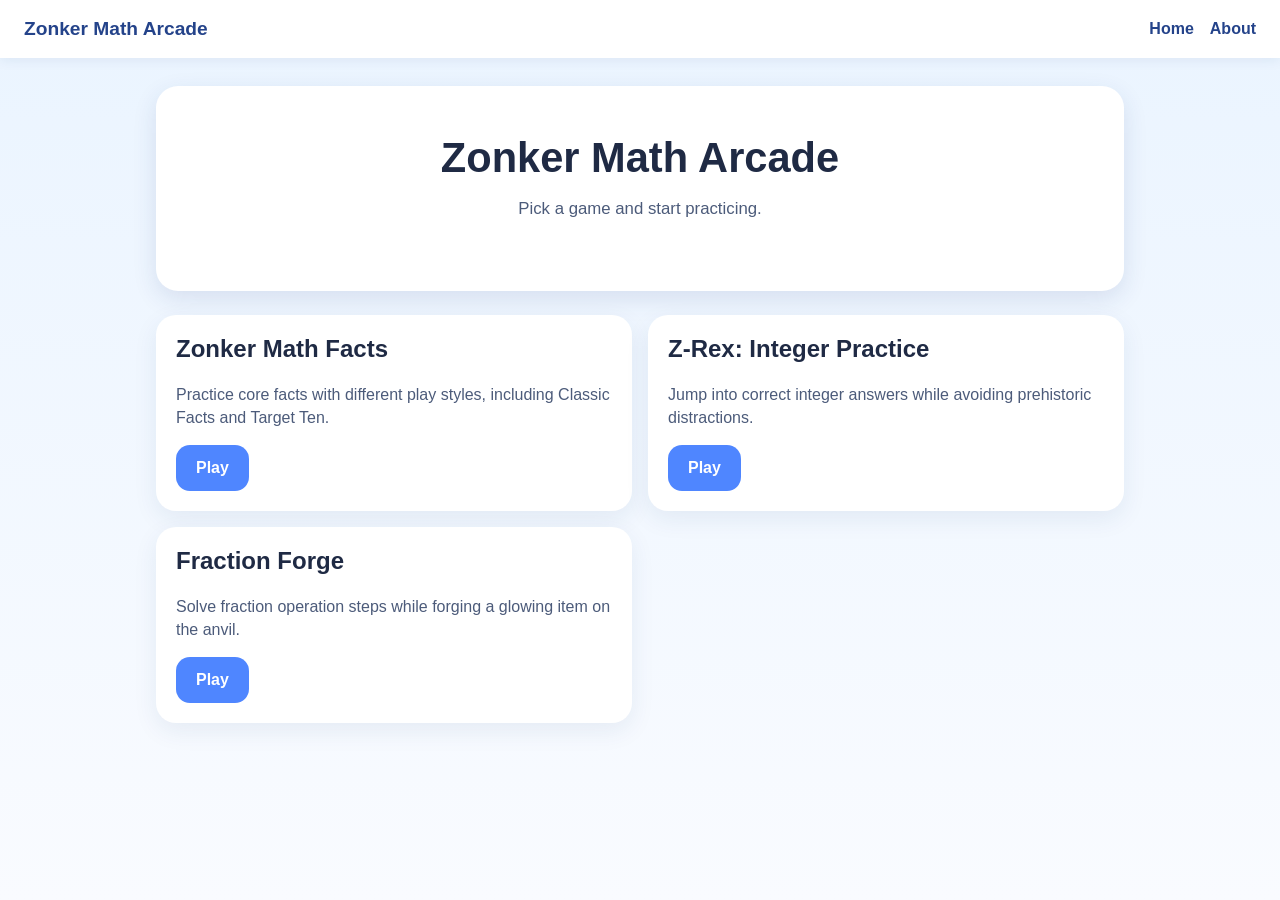
<file: index.html>
<!DOCTYPE html>
<html lang="en">
<head>
  <meta charset="UTF-8" />
  <meta name="viewport" content="width=device-width, initial-scale=1.0" />
  <title>Zonker Math Arcade</title>
  <link rel="stylesheet" href="style.css" />
</head>
<body>
  <header class="site-header">
    <div class="brand">Zonker Math Arcade</div>
    <nav class="nav">
      <a href="index.html">Home</a>
      <a href="about.html">About</a>
    </nav>
  </header>

  <main class="page-wrap">
    <section class="hero-card">
      <h1>Zonker Math Arcade</h1>
      <p class="hero-text">
        Pick a game and start practicing.
      </p>
    </section>

    <section class="arcade-grid">
      <article class="game-hub-card">
        <h2>Zonker Math Facts</h2>
        <p>
          Practice core facts with different play styles, including Classic Facts and Target Ten.
        </p>
        <a class="primary-link-button" href="games/math-facts.html">Play</a>
      </article>

      <article class="game-hub-card">
        <h2>Z-Rex: Integer Practice</h2>
        <p>
          Jump into correct integer answers while avoiding prehistoric distractions.
        </p>
        <a class="primary-link-button" href="games/z-rex.html">Play</a>
      </article>

      <article class="game-hub-card">
        <h2>Fraction Forge</h2>
        <p>
          Solve fraction operation steps while forging a glowing item on the anvil.
        </p>
        <a class="primary-link-button" href="games/fraction-forge.html">Play</a>
      </article>
    </section>
  </main>
</body>
</html>
</file>
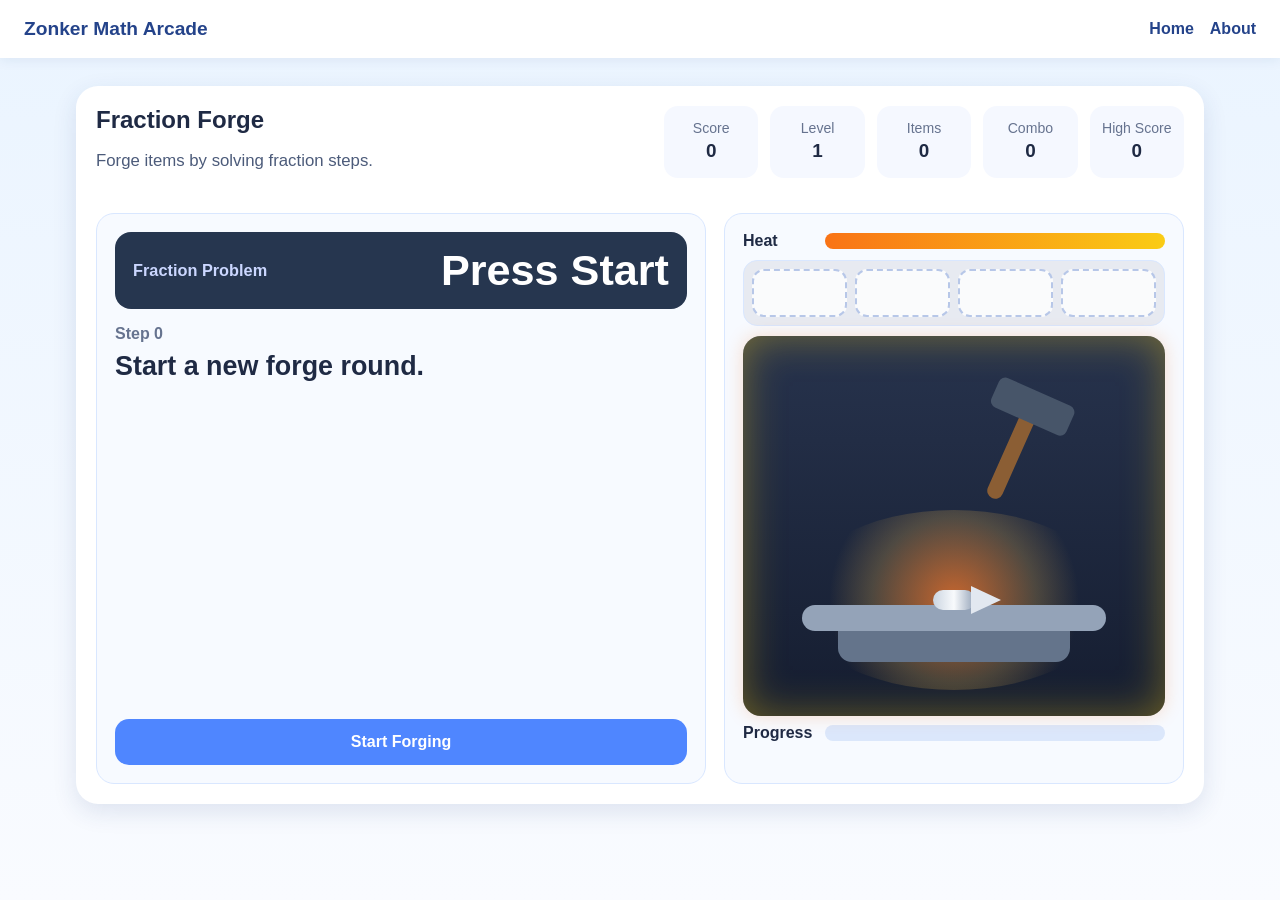
<file: games/fraction-forge.html>
<!DOCTYPE html>
<html lang="en">
<head>
  <meta charset="UTF-8" />
  <meta name="viewport" content="width=device-width, initial-scale=1.0" />
  <title>Fraction Forge</title>
  <link rel="stylesheet" href="../style.css" />
</head>
<body>
  <header class="site-header">
    <div class="brand">Zonker Math Arcade</div>
    <nav class="nav">
      <a href="../index.html">Home</a>
      <a href="../about.html">About</a>
    </nav>
  </header>

  <main class="page-wrap forge-page">
    <section class="forge-shell">
      <div class="forge-topbar">
        <div>
          <h1>Fraction Forge</h1>
          <p id="forgeStatus" class="page-subtext">Forge items by solving fraction steps.</p>
        </div>

        <div class="forge-hud">
          <div class="pill"><span>Score</span><strong id="forgeScore">0</strong></div>
          <div class="pill"><span>Level</span><strong id="forgeLevel">1</strong></div>
          <div class="pill"><span>Items</span><strong id="forgeItems">0</strong></div>
          <div class="pill"><span>Combo</span><strong id="forgeCombo">0</strong></div>
          <div class="pill"><span>High Score</span><strong id="forgeHighScore">0</strong></div>
        </div>
      </div>

      <div class="forge-layout">
        <section class="forge-work-panel">
          <div id="forgePauseOverlay" class="forge-pause-overlay" aria-hidden="true">PAUSED</div>
          <div class="forge-expression-card">
            <span>Fraction Problem</span>
            <strong id="forgeExpression">Press Start</strong>
          </div>

          <p id="forgeStepLabel" class="forge-step-label">Step 0</p>
          <h2 id="forgePrompt" class="forge-prompt">Start a new forge round.</h2>
          <div id="forgeChoices" class="forge-choice-grid"></div>
          <p id="forgeFeedback" class="feedback"></p>

          <div class="forge-actions">
            <button id="forgeStartButton" class="primary-button" type="button">Start Forging</button>
          </div>
        </section>

        <section class="forge-visual-panel" aria-label="Forge visual progress">
          <div class="forge-meter-row">
            <span>Heat</span>
            <div class="forge-meter">
              <div id="forgeHeatFill" class="forge-heat-fill"></div>
            </div>
          </div>

          <div class="forged-slots forge-scene-slots" aria-label="Forged items this level">
            <div class="forged-slot"></div>
            <div class="forged-slot"></div>
            <div class="forged-slot"></div>
            <div class="forged-slot"></div>
          </div>

          <div class="forge-stage" id="forgeStage">
            <div id="forgeLevelOverlay" class="forge-level-overlay" aria-hidden="true">LEVEL UP</div>
            <div class="forge-glow"></div>
            <div class="forge-sparks" aria-hidden="true">
              <span></span><span></span><span></span><span></span>
            </div>
            <div id="forgeHammer" class="forge-hammer"></div>
            <div class="forge-anvil"></div>
            <div id="forgeItem" class="forge-item"></div>
          </div>

          <div class="forge-meter-row">
            <span>Progress</span>
            <div class="forge-meter">
              <div id="forgeProgressFill" class="forge-progress-fill"></div>
            </div>
          </div>

        </section>
      </div>
    </section>
  </main>

  <script src="../scripts/fraction-forge.js"></script>
</body>
</html>
</file>
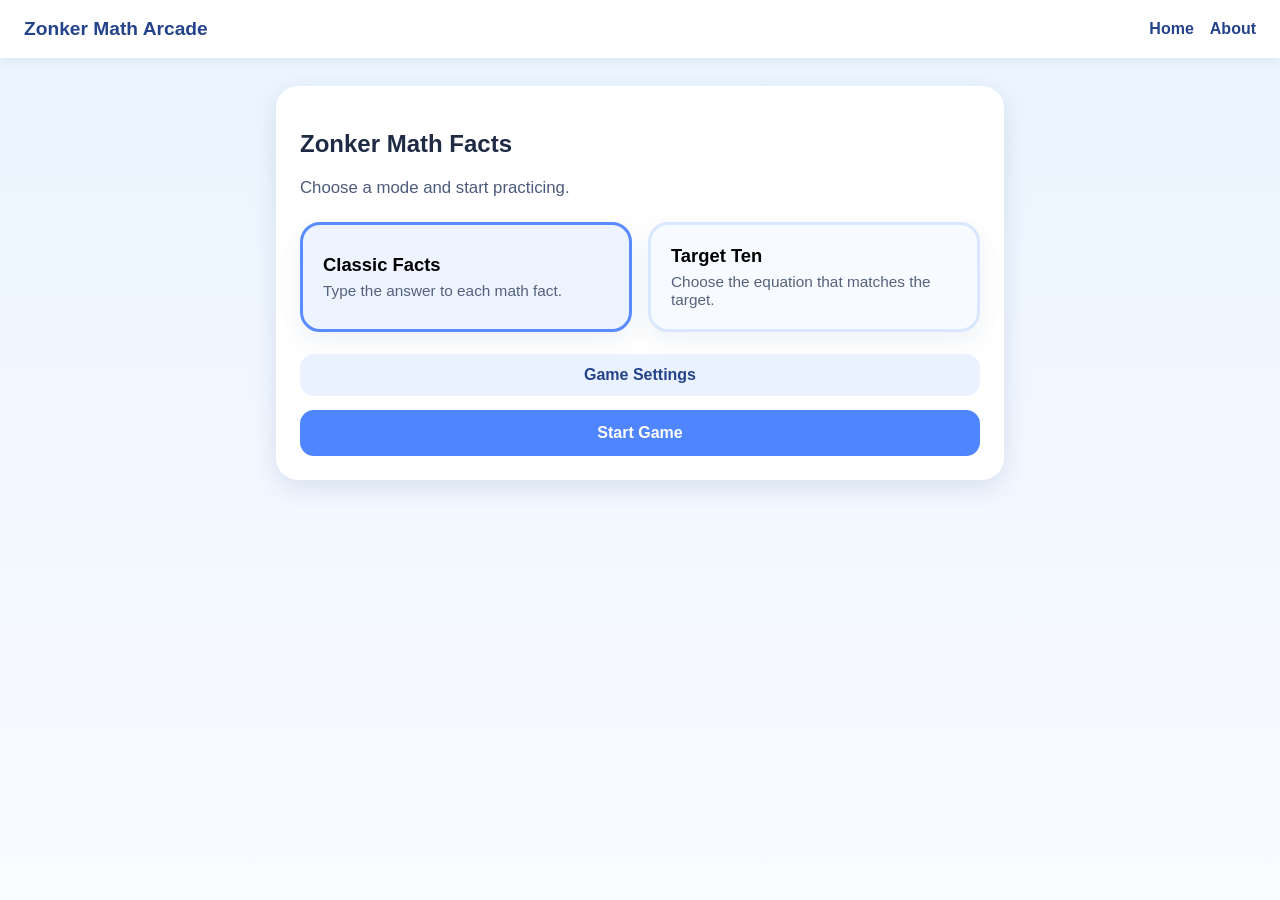
<file: games/math-facts.html>
<!DOCTYPE html>
<html lang="en">
<head>
  <meta charset="UTF-8" />
  <meta name="viewport" content="width=device-width, initial-scale=1.0" />
  <title>Zonker Math Facts</title>
  <link rel="stylesheet" href="../style.css" />
</head>
<body>
  <header class="site-header">
    <div class="brand">Zonker Math Arcade</div>
    <nav class="nav">
      <a href="../index.html">Home</a>
      <a href="../about.html">About</a>
    </nav>
  </header>

  <main class="page-wrap narrow-page">

    <!-- MENU SCREEN -->
    <section id="menuScreen" class="card">
      <h1>Zonker Math Facts</h1>
      <p class="page-subtext">Choose a mode and start practicing.</p>

      <div class="mode-grid">
        <button class="mode-card selected" data-mode="classic" type="button">
          <span class="game-title">Classic Facts</span>
          <span class="game-desc">Type the answer to each math fact.</span>
        </button>

        <button class="mode-card" data-mode="target-ten" type="button">
          <span class="game-title">Target Ten</span>
          <span class="game-desc">Choose the equation that matches the target.</span>
        </button>
      </div>

      <div class="menu-actions">
        <button id="toggleSettings" class="secondary-button" type="button">
          Game Settings
        </button>

        <div id="settingsPanel" class="settings-grid hidden">
          <div>
            <label for="operationSelect">Operation</label>
            <select id="operationSelect">
              <option value="addition">Addition</option>
              <option value="subtraction">Subtraction</option>
              <option value="multiplication">Multiplication</option>
              <option value="division">Division</option>
            </select>
          </div>

          <div>
            <label for="maxNumberSelect">Max Number</label>
            <select id="maxNumberSelect"></select>
          </div>

          <div>
            <label for="timerSelect">Timer</label>
            <select id="timerSelect">
              <option value="0">No Timer</option>
              <option value="30">30 Seconds</option>
              <option value="60" selected>60 Seconds</option>
              <option value="90">90 Seconds</option>
            </select>
          </div>

          <fieldset class="focus-facts-field">
            <legend>Focus Facts</legend>
            <div id="focusFactsGrid" class="focus-facts-grid" aria-label="Choose focus facts"></div>
          </fieldset>
        </div>

        <button id="startButton" class="primary-button" type="button">
          Start Game
        </button>
      </div>
    </section>

    <!-- GAME SCREEN -->
    <section id="gameScreen" class="card hidden">
      <div class="game-topbar">
        <div class="pill"><span>Mode</span><strong id="modeLabel">Classic Facts</strong></div>
        <div class="pill"><span>Score</span><strong id="scoreLabel">0</strong></div>
        <div class="pill"><span>Streak</span><strong id="streakLabel">0</strong></div>
        <div class="pill"><span>Time</span><strong id="timeLabel">60</strong></div>
      </div>

      <!-- CLASSIC MODE -->
      <div id="classicArea">
        <div id="question" class="question">4 + 5 = ?</div>
        <input type="number" id="answerInput" placeholder="Type your answer" autocomplete="off" />
        <button id="submitButton" class="primary-button">Submit</button>
        <p id="feedback" class="feedback"></p>
      </div>

      <!-- TARGET TEN MODE -->
      <div id="targetArea" class="hidden">
        <p class="target-text">Pick the equation that matches the target.</p>
        <div id="targetNumber" class="target-number">10</div>

        <div class="choice-grid">
          <button class="choice-button" id="choice0"></button>
          <button class="choice-button" id="choice1"></button>
          <button class="choice-button" id="choice2"></button>
          <button class="choice-button" id="choice3"></button>
        </div>

        <p id="targetFeedback" class="feedback"></p>
      </div>

      <div class="bottom-actions">
        <button id="backButton" class="secondary-button" type="button">
          Back to Menu
        </button>
      </div>
    </section>

    <!-- GAME OVER -->
    <section id="gameOverScreen" class="card hidden">
      <h2>Nice Work!</h2>
      <p id="gameOverMessage">You finished with a score of 0.</p>

      <div class="bottom-actions">
        <button id="playAgainButton" class="primary-button" type="button">
          Play Again
        </button>
        <button id="gameOverMenuButton" class="secondary-button" type="button">
          Back to Menu
        </button>
      </div>
    </section>

  </main>

  <script src="../scripts/math-facts.js"></script>
</body>
</html>
</file>
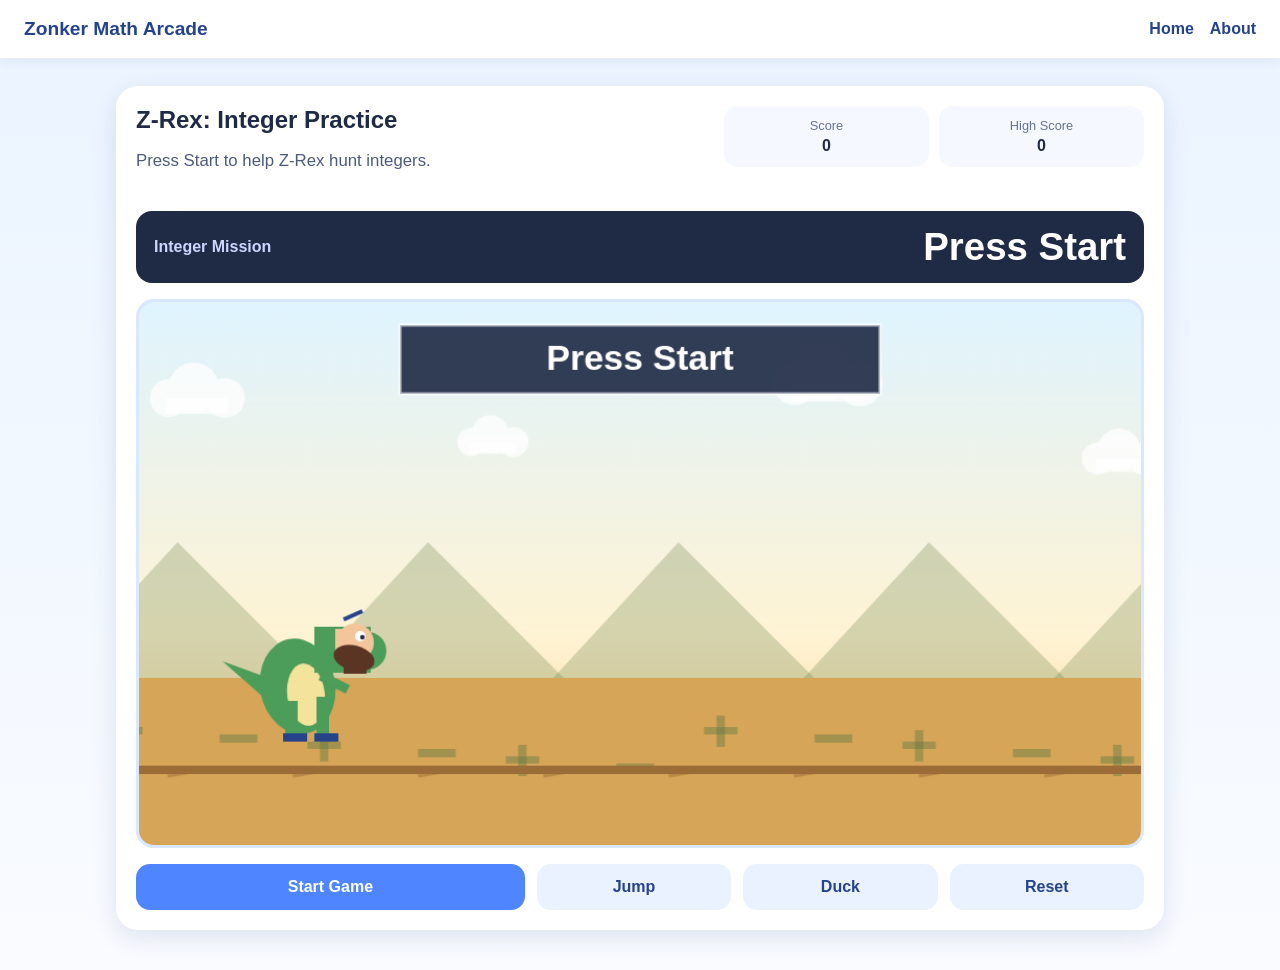
<file: games/z-rex.html>
<!DOCTYPE html>
<html lang="en">
<head>
  <meta charset="UTF-8" />
  <meta name="viewport" content="width=device-width, initial-scale=1.0" />
  <title>Z-Rex: Integer Practice</title>
  <link rel="stylesheet" href="../style.css" />
</head>
<body>
  <header class="site-header">
    <div class="brand">Zonker Math Arcade</div>
    <nav class="nav">
      <a href="../index.html">Home</a>
      <a href="../about.html">About</a>
    </nav>
  </header>

  <main class="page-wrap zrex-page">
    <section class="zrex-shell">
      <div class="zrex-topbar">
        <div>
          <h1>Z-Rex: Integer Practice</h1>
          <p id="zrexStatus" class="page-subtext">Jump into the correct integer answer.</p>
        </div>

        <div class="zrex-hud">
          <div class="pill"><span>Score</span><strong id="zrexScore">0</strong></div>
          <div class="pill"><span>High Score</span><strong id="zrexHighScore">0</strong></div>
        </div>
      </div>

      <div class="zrex-problem-card">
        <span>Integer Mission</span>
        <strong id="zrexProblem">Press Start</strong>
      </div>

      <div class="zrex-stage-wrap">
        <canvas id="zrexCanvas" width="960" height="520" aria-label="Z-Rex integer runner game"></canvas>
      </div>

      <div class="zrex-controls">
        <button id="zrexStartButton" class="primary-button" type="button">Start Game</button>
        <button id="zrexJumpButton" class="secondary-button" type="button">Jump</button>
        <button id="zrexDuckButton" class="secondary-button" type="button">Duck</button>
        <button id="zrexResetButton" class="secondary-button" type="button">Reset</button>
      </div>
    </section>
  </main>

  <script src="../scripts/z-rex.js?v=21"></script>
</body>
</html>
</file>
<file: style.css>
* {
  box-sizing: border-box;
}

body {
  margin: 0;
  font-family: Arial, sans-serif;
  background: linear-gradient(180deg, #eaf4ff 0%, #f9fbff 100%);
  color: #1f2a44;
  min-height: 100vh;
}

.site-header {
  display: flex;
  justify-content: space-between;
  align-items: center;
  gap: 16px;
  padding: 18px 24px;
  background: white;
  box-shadow: 0 2px 12px rgba(30, 60, 120, 0.08);
  position: sticky;
  top: 0;
  z-index: 10;
}

.brand {
  font-size: 1.2rem;
  font-weight: bold;
  color: #24438a;
}

.nav {
  display: flex;
  gap: 16px;
  flex-wrap: wrap;
}

.nav a {
  text-decoration: none;
  color: #24438a;
  font-weight: bold;
}

.page-wrap {
  width: 100%;
  max-width: 1000px;
  margin: 0 auto;
  padding: 28px 16px 40px;
}

.narrow-page {
  max-width: 760px;
}

.zrex-page {
  max-width: 1080px;
}

.hero-card,
.card {
  background: white;
  border-radius: 22px;
  padding: 24px;
  box-shadow: 0 8px 24px rgba(30, 60, 120, 0.12);
}

.hero-card {
  text-align: center;
  margin-bottom: 24px;
  padding: 48px 24px;
}

.hero-card h1 {
  margin-top: 0;
  font-size: 2.6rem;
  margin-bottom: 12px;
}

.hero-text,
.page-subtext {
  font-size: 1.05rem;
  color: #4c5b7a;
  margin-bottom: 24px;
}

.arcade-grid {
  display: grid;
  grid-template-columns: repeat(2, 1fr);
  gap: 16px;
}

.game-hub-card {
  background: white;
  border-radius: 20px;
  padding: 20px;
  box-shadow: 0 8px 24px rgba(30, 60, 120, 0.08);
}

.game-hub-card h2 {
  margin-top: 0;
}

.game-hub-card p {
  color: #4c5b7a;
  line-height: 1.45;
}

.coming-soon {
  opacity: 0.8;
}

.coming-soon-badge {
  display: inline-block;
  margin-top: 10px;
  background: #eaf1ff;
  color: #24438a;
  padding: 8px 12px;
  border-radius: 999px;
  font-weight: bold;
}

.hidden {
  display: none !important;
}

.mode-grid {
  display: grid;
  grid-template-columns: 1fr 1fr;
  gap: 16px;
  margin-bottom: 22px;
}

.mode-card {
  text-align: left;
  border: 3px solid #d9e7ff;
  background: #f7faff;
  border-radius: 20px;
  padding: 20px;
  box-shadow: 0 8px 24px rgba(30, 60, 120, 0.08);
  transition: transform 0.15s ease, border-color 0.15s ease;
  cursor: pointer;
  width: 100%;
}

.mode-card:hover {
  transform: translateY(-2px);
}

.mode-card.selected {
  border-color: #5a8cff;
  background: #edf4ff;
}

.game-title {
  display: block;
  font-size: 1.15rem;
  font-weight: bold;
  margin-bottom: 6px;
}

.game-desc {
  display: block;
  color: #55627d;
  font-size: 0.96rem;
}

.settings-grid {
  display: grid;
  grid-template-columns: repeat(3, 1fr);
  gap: 14px;
  margin: 22px 0 20px;
}

.focus-facts-field {
  border: 1px solid #d9e7ff;
  border-radius: 14px;
  grid-column: 1 / -1;
  margin: 0;
  padding: 14px;
}

.focus-facts-field legend {
  font-weight: bold;
  padding: 0 6px;
}

.focus-facts-grid {
  display: grid;
  grid-template-columns: repeat(7, minmax(0, 1fr));
  gap: 8px;
}

.focus-fact-option {
  align-items: center;
  background: #f7faff;
  border: 1px solid #d9e7ff;
  border-radius: 10px;
  cursor: pointer;
  display: flex;
  gap: 6px;
  justify-content: center;
  margin: 0;
  padding: 8px 6px;
}

.focus-fact-option input {
  accent-color: #4f86ff;
  margin: 0;
  padding: 0;
  width: auto;
}

label {
  display: block;
  font-weight: bold;
  margin-bottom: 6px;
}

select,
input {
  width: 100%;
  padding: 12px;
  border: 1px solid #c9d6ef;
  border-radius: 12px;
  font-size: 1rem;
}

.primary-link-button,
.primary-button,
.secondary-button,
.choice-button {
  border: none;
  border-radius: 14px;
  font-size: 1rem;
  cursor: pointer;
}

.primary-link-button,
.primary-button {
  background: #4f86ff;
  color: white;
  text-decoration: none;
  display: inline-block;
  padding: 14px 20px;
  font-weight: bold;
}

.primary-link-button:hover,
.primary-button:hover {
  background: #3f76ee;
}

.primary-button {
  width: 100%;
}

.secondary-button {
  background: #eaf1ff;
  color: #24438a;
  padding: 12px 16px;
  font-weight: bold;
  display: inline-block;
}

.menu-actions {
  display: flex;
  flex-direction: column;
  gap: 14px;
  margin-top: 20px;
}

.secondary-button:hover {
  background: #dde9ff;
}

.game-topbar {
  display: grid;
  grid-template-columns: repeat(4, 1fr);
  gap: 10px;
  margin-bottom: 24px;
}

.pill {
  background: #f5f8ff;
  border-radius: 14px;
  padding: 12px 10px;
  text-align: center;
}

.pill span {
  display: block;
  font-size: 0.8rem;
  color: #66738f;
  margin-bottom: 4px;
}

.pill strong {
  font-size: 1rem;
}

#streakLabel {
  color: #ff7a00;
}

.question-panel {
  text-align: center;
}

.question {
  font-size: 3.5rem;
  font-weight: bold;
  margin-bottom: 24px;
  text-align: center;
}

.feedback {
  min-height: 28px;
  font-weight: bold;
  margin-top: 14px;
  text-align: center;
}

.feedback.correct {
  color: #1aa35c;
}

.feedback.wrong {
  color: #d64545;
}

.bottom-actions {
  display: flex;
  justify-content: center;
  gap: 12px;
  margin-top: 18px;
  flex-wrap: wrap;
}

.target-text {
  margin-bottom: 10px;
  color: #4c5b7a;
}

.target-number {
  font-size: 3.5rem;
  font-weight: bold;
  margin-bottom: 24px;
  text-align: center;
}

.choice-grid {
  display: grid;
  grid-template-columns: repeat(2, 1fr);
  gap: 14px;
}

.choice-button {
  background: #f5f8ff;
  border: 2px solid #d8e3ff;
  border-radius: 16px;
  padding: 20px 12px;
  font-size: 1.25rem;
  font-weight: bold;
  color: #1f2a44;
}

.choice-button:hover {
  background: #edf3ff;
}

.choice-button.correct-flash {
  background: #ddffea;
  border-color: #71d39a;
}

.choice-button.wrong-flash {
  background: #ffe4e4;
  border-color: #ee8d8d;
}

.info-list {
  padding-left: 20px;
}

#answerInput {
  margin-bottom: 14px;
}

#submitButton {
  margin-bottom: 10px;
}

.zrex-shell {
  background: #ffffff;
  border-radius: 22px;
  box-shadow: 0 8px 24px rgba(30, 60, 120, 0.12);
  overflow: hidden;
  padding: 20px;
}

.zrex-topbar {
  align-items: start;
  display: grid;
  gap: 16px;
  grid-template-columns: minmax(0, 1fr) minmax(280px, 420px);
  margin-bottom: 16px;
}

.zrex-topbar h1 {
  margin: 0 0 8px;
}

.zrex-hud {
  display: grid;
  gap: 10px;
  grid-template-columns: repeat(2, minmax(0, 1fr));
}

.zrex-problem-card {
  align-items: center;
  background: #1f2a44;
  border-radius: 16px;
  color: white;
  display: flex;
  gap: 14px;
  justify-content: space-between;
  margin-bottom: 16px;
  padding: 14px 18px;
}

.zrex-problem-card span {
  color: #cbd7ff;
  font-weight: bold;
}

.zrex-problem-card strong {
  font-size: clamp(1.4rem, 4vw, 2.4rem);
}

.zrex-stage-wrap {
  background: #bde8fb;
  border: 3px solid #d9e7ff;
  border-radius: 18px;
  overflow: hidden;
}

#zrexCanvas {
  display: block;
  height: auto;
  width: 100%;
}

.zrex-controls {
  display: grid;
  gap: 12px;
  grid-template-columns: 2fr repeat(3, 1fr);
  margin-top: 16px;
}

.forge-page {
  max-width: 1160px;
}

.forge-shell {
  background: #ffffff;
  border-radius: 22px;
  box-shadow: 0 8px 24px rgba(30, 60, 120, 0.12);
  padding: 20px;
}

.forge-topbar {
  align-items: start;
  display: grid;
  gap: 16px;
  grid-template-columns: minmax(0, 1fr) minmax(340px, 520px);
  margin-bottom: 18px;
}

.forge-topbar h1 {
  margin: 0 0 8px;
}

.forge-hud {
  display: grid;
  gap: 12px;
  grid-template-columns: repeat(5, minmax(0, 1fr));
}

.forge-hud .pill {
  min-height: 72px;
  padding: 14px 12px;
}

.forge-hud .pill span {
  font-size: 0.88rem;
}

.forge-hud .pill strong {
  font-size: 1.18rem;
}

.forge-layout {
  display: grid;
  gap: 18px;
  grid-template-columns: minmax(0, 1fr) minmax(340px, 460px);
  align-items: stretch;
}

.forge-work-panel,
.forge-visual-panel {
  background: #f7faff;
  border: 1px solid #d9e7ff;
  border-radius: 18px;
  padding: 18px;
}

.forge-work-panel {
  display: flex;
  flex-direction: column;
  min-height: 520px;
  position: relative;
}

.forge-work-panel.is-paused .forge-expression-card,
.forge-work-panel.is-paused .forge-step-label,
.forge-work-panel.is-paused .forge-prompt,
.forge-work-panel.is-paused .forge-choice-grid,
.forge-work-panel.is-paused .feedback {
  filter: blur(5px);
  opacity: 0.22;
  pointer-events: none;
  user-select: none;
}

.forge-pause-overlay {
  align-items: center;
  background: rgba(247, 250, 255, 0.86);
  border: 2px solid #b7c7e8;
  border-radius: 16px;
  color: #26364f;
  display: flex;
  font-size: 2rem;
  font-weight: 900;
  inset: 118px 18px 82px;
  justify-content: center;
  letter-spacing: 0;
  opacity: 0;
  pointer-events: none;
  position: absolute;
  transform: scale(0.96);
  transition: opacity 0.2s ease, transform 0.2s ease;
  z-index: 4;
}

.forge-work-panel.is-paused .forge-pause-overlay {
  opacity: 1;
  transform: scale(1);
}

.forge-visual-panel {
  display: flex;
  flex-direction: column;
  padding-bottom: 14px;
}

.forge-expression-card {
  align-items: center;
  background: #26364f;
  border-radius: 16px;
  color: white;
  display: flex;
  gap: 14px;
  justify-content: space-between;
  margin-bottom: 16px;
  padding: 14px 18px;
}

.forge-expression-card span {
  color: #cbd7ff;
  font-size: 1.02rem;
  font-weight: bold;
}

.forge-expression-card strong {
  font-size: clamp(1.75rem, 4vw, 2.7rem);
}

.forge-step-label {
  color: #66738f;
  font-weight: bold;
  margin: 0 0 8px;
}

.forge-prompt {
  font-size: clamp(1.45rem, 2.1vw, 1.7rem);
  line-height: 1.18;
  margin: 0 0 16px;
  min-height: 3em;
  max-height: 4.8em;
  overflow: auto;
}

.forge-choice-grid {
  display: grid;
  flex: 0 1 auto;
  gap: 12px;
  grid-template-columns: repeat(2, minmax(0, 1fr));
  grid-template-rows: repeat(2, minmax(102px, 1fr));
  min-height: 216px;
}

.forge-choice-button {
  align-items: center;
  display: flex;
  font-size: clamp(1.06rem, 1.45vw, 1.2rem);
  height: 100%;
  justify-content: center;
  line-height: 1.15;
  min-height: 0;
  overflow: auto;
  overflow-wrap: anywhere;
  padding: 8px 10px;
  text-align: center;
}

.forge-work-panel .feedback {
  max-height: 3.4em;
  min-height: 1.7em;
  margin: 8px 0;
  overflow: auto;
}

.forge-actions {
  display: flex;
  margin-top: 12px;
  padding-top: 0;
}

.forge-actions .primary-button {
  width: 100%;
}

.forge-stage {
  background: linear-gradient(180deg, #27334d 0%, #151d30 100%);
  border-radius: 18px;
  height: clamp(310px, 34vw, 380px);
  margin: 10px 0 8px;
  overflow: hidden;
  position: relative;
  transition: box-shadow 0.25s ease, filter 0.25s ease;
}

.forge-glow {
  background: radial-gradient(circle, rgba(255, 124, 43, 0.75), rgba(255, 196, 83, 0.22) 45%, transparent 68%);
  border-radius: 50%;
  bottom: 26px;
  height: 180px;
  left: 50%;
  position: absolute;
  transform: translateX(-50%);
  width: 320px;
}

.forge-stage.heat-high {
  box-shadow: inset 0 0 42px rgba(250, 204, 21, 0.38), 0 0 18px rgba(249, 115, 22, 0.22);
}

.forge-stage.heat-mid .forge-glow {
  opacity: 0.68;
}

.forge-stage.heat-low {
  box-shadow: inset 0 0 38px rgba(245, 158, 11, 0.36), 0 0 0 3px rgba(245, 158, 11, 0.18);
  filter: saturate(0.72);
}

.forge-stage.heat-low .forge-glow {
  opacity: 0.38;
}

.forge-stage.heat-critical {
  animation: heatWarning 0.75s ease-in-out infinite;
  box-shadow: inset 0 0 42px rgba(239, 68, 68, 0.44), 0 0 0 3px rgba(239, 68, 68, 0.3);
  filter: saturate(0.58);
}

.forge-stage.heat-critical .forge-glow {
  opacity: 0.24;
}

.forge-level-overlay {
  align-items: center;
  background: rgba(15, 23, 42, 0.82);
  color: #facc15;
  display: flex;
  font-size: 2.25rem;
  font-weight: 900;
  inset: 0;
  justify-content: center;
  letter-spacing: 0;
  opacity: 0;
  pointer-events: none;
  position: absolute;
  text-shadow: 0 3px 0 #7c2d12;
  transform: scale(0.9);
  z-index: 6;
}

.forge-level-overlay.show {
  animation: levelOverlayPop 1.15s ease;
}

.forge-level-overlay.game-over {
  animation: none;
  background: rgba(15, 23, 42, 0.88);
  color: #fecaca;
  opacity: 1;
  text-shadow: 0 3px 0 #7f1d1d;
  transform: scale(1);
}

.forge-level-overlay.paused {
  animation: none;
  background: rgba(15, 23, 42, 0.76);
  color: #dbeafe;
  opacity: 1;
  text-shadow: 0 3px 0 #1e3a8a;
  transform: scale(1);
}

.forge-anvil {
  background: #64748b;
  border-radius: 8px 8px 14px 14px;
  bottom: 54px;
  height: 48px;
  left: 50%;
  position: absolute;
  transform: translateX(-50%);
  width: 232px;
}

.forge-anvil::before {
  background: #94a3b8;
  border-radius: 999px;
  content: "";
  height: 26px;
  left: -36px;
  position: absolute;
  top: -9px;
  width: 304px;
}

.forge-item {
  background: linear-gradient(90deg, #cbd5e1, #f8fafc, #94a3b8);
  border-radius: 999px;
  bottom: 106px;
  height: 20px;
  left: 50%;
  max-width: 230px;
  position: absolute;
  transform: translateX(-50%);
  transition: width 0.25s ease;
  width: 42px;
}

.forge-item::after {
  border-bottom: 14px solid transparent;
  border-left: 30px solid #e2e8f0;
  border-top: 14px solid transparent;
  content: "";
  position: absolute;
  right: -26px;
  top: -4px;
}

.forge-hammer {
  background: #8b5e34;
  border-radius: 8px;
  height: 104px;
  left: 57%;
  position: absolute;
  top: 58px;
  transform: rotate(24deg);
  transform-origin: bottom center;
  width: 16px;
  z-index: 2;
}

.forge-upgrade-2 .forge-hammer {
  height: 112px;
  width: 18px;
}

.forge-upgrade-3 .forge-anvil {
  background: #77839a;
  box-shadow: 0 0 18px rgba(148, 163, 184, 0.28);
}

.forge-upgrade-4 .forge-glow,
.forge-upgrade-5 .forge-glow {
  height: 198px;
  width: 352px;
}

.forge-upgrade-5 .forge-anvil::before {
  background: #cbd5e1;
}

.forge-hammer::before {
  background: #475569;
  border-radius: 7px;
  content: "";
  height: 32px;
  left: -33px;
  position: absolute;
  top: -12px;
  width: 82px;
}

.forge-hammer-hit {
  animation: hammerHit 0.35s ease;
}

.forge-sparks span {
  background: #ffd166;
  border-radius: 50%;
  height: 7px;
  left: 50%;
  opacity: 0;
  position: absolute;
  top: 188px;
  width: 7px;
}

.forge-sparks span:nth-child(2) {
  left: 44%;
}

.forge-sparks span:nth-child(3) {
  left: 56%;
}

.forge-sparks span:nth-child(4) {
  left: 61%;
}

.forge-strike .forge-sparks span {
  animation: sparkPop 0.55s ease;
}

.forge-cool .forge-glow {
  animation: coolPulse 0.45s ease;
}

.forge-cool {
  animation: forgeShake 0.28s ease;
}

.forge-complete .forge-glow {
  animation: forgeComplete 0.8s ease;
}

.forge-complete .forge-item,
.forge-level-up .forge-item {
  animation: itemShine 0.75s ease;
}

.forge-level-up {
  animation: levelPulse 0.95s ease;
}

.forge-level-up .forge-sparks span,
.forge-complete .forge-sparks span {
  animation: sparkPop 0.65s ease;
}

.forge-meter-row {
  align-items: center;
  display: grid;
  gap: 10px;
  grid-template-columns: 72px minmax(0, 1fr);
  font-weight: bold;
}

.forge-meter {
  background: #dbe7fb;
  border-radius: 999px;
  height: 16px;
  overflow: hidden;
}

.forge-heat-fill,
.forge-progress-fill {
  height: 100%;
  transition: width 0.25s ease;
  width: 0;
}

.forge-heat-fill {
  background: linear-gradient(90deg, #f97316, #facc15);
}

.forge-heat-fill.heat-low {
  background: linear-gradient(90deg, #ef4444, #f59e0b);
}

.forge-heat-fill.heat-critical {
  animation: heatBarWarning 0.65s ease-in-out infinite;
  background: linear-gradient(90deg, #991b1b, #ef4444);
}

.forge-progress-fill {
  background: linear-gradient(90deg, #60a5fa, #22c55e);
}

.forged-slots {
  display: grid;
  gap: 8px;
  grid-template-columns: repeat(4, minmax(0, 1fr));
  margin: 10px 0 0;
}

.forge-scene-slots {
  background: rgba(38, 54, 79, 0.08);
  border: 1px solid #d9e7ff;
  border-radius: 14px;
  padding: 8px;
}

.forged-slot {
  align-items: center;
  background: #eaf1ff;
  border: 2px dashed #b7c7e8;
  border-radius: 12px;
  color: #66738f;
  display: flex;
  font-size: 0.78rem;
  font-weight: bold;
  justify-content: center;
  flex-direction: column;
  min-height: 42px;
  text-align: center;
}

.forge-scene-slots .forged-slot {
  background: rgba(255, 255, 255, 0.78);
  border-color: #b7c7e8;
  color: #66738f;
  min-height: 48px;
}

.forged-slot.filled {
  animation: slotPop 0.38s ease;
  background: linear-gradient(180deg, #fff7d6, #dffbe8);
  border-color: #f4b63f;
  box-shadow: 0 0 14px rgba(250, 204, 21, 0.35);
  color: #1f2a44;
}

.forged-icon {
  display: block;
  height: 22px;
  margin-bottom: 3px;
  position: relative;
  width: 28px;
}

.item-sword::before,
.item-key::before,
.item-hammer::before,
.item-axe::before,
.item-pickaxe::before,
.item-wrench::before {
  background: #64748b;
  border-radius: 999px;
  content: "";
  height: 4px;
  left: 5px;
  position: absolute;
  top: 9px;
  transform: rotate(-36deg);
  width: 22px;
}

.item-sword::after {
  background: #f8fafc;
  border-radius: 999px;
  content: "";
  height: 5px;
  left: 2px;
  position: absolute;
  top: 15px;
  width: 13px;
}

.item-shield::before,
.item-crown::before {
  background: #facc15;
  border-radius: 4px 4px 12px 12px;
  content: "";
  height: 20px;
  left: 6px;
  position: absolute;
  top: 1px;
  width: 16px;
}

.item-crown::before {
  clip-path: polygon(0 100%, 0 35%, 25% 62%, 50% 15%, 75% 62%, 100% 35%, 100% 100%);
}

.item-hammer::after,
.item-axe::after,
.item-pickaxe::after,
.item-wrench::after,
.item-key::after {
  background: #f8fafc;
  border-radius: 4px;
  content: "";
  height: 8px;
  left: 2px;
  position: absolute;
  top: 4px;
  width: 18px;
}

.item-axe::after {
  border-radius: 12px 3px 12px 3px;
  height: 15px;
  left: 0;
  top: 1px;
  width: 14px;
}

.item-pickaxe::after {
  border-radius: 999px 999px 0 0;
  height: 5px;
  left: 1px;
  top: 3px;
  width: 24px;
}

.item-key::after {
  border: 4px solid #f8fafc;
  background: transparent;
  border-radius: 50%;
  height: 8px;
  left: 0;
  top: 2px;
  width: 8px;
}

.item-wrench::after {
  border: 4px solid #f8fafc;
  background: transparent;
  border-bottom-color: transparent;
  border-radius: 50%;
  height: 9px;
  left: 0;
  top: 1px;
  width: 9px;
}

@keyframes hammerHit {
  0% { transform: rotate(24deg); }
  55% { transform: rotate(62deg) translateY(22px); }
  100% { transform: rotate(24deg); }
}

@keyframes sparkPop {
  0% { opacity: 1; transform: translate(0, 0) scale(1); }
  100% { opacity: 0; transform: translate(var(--spark-x, 24px), -58px) scale(0.4); }
}

@keyframes coolPulse {
  0% { opacity: 1; }
  50% { opacity: 0.35; }
  100% { opacity: 1; }
}

@keyframes forgeShake {
  0%, 100% { transform: translateX(0); }
  35% { transform: translateX(-4px); }
  70% { transform: translateX(4px); }
}

@keyframes forgeComplete {
  0% { opacity: 0.7; transform: translateX(-50%) scale(1); }
  45% { opacity: 1; transform: translateX(-50%) scale(1.14); }
  100% { opacity: 0.82; transform: translateX(-50%) scale(1); }
}

@keyframes itemShine {
  0% { filter: brightness(1); }
  45% { filter: brightness(1.8); }
  100% { filter: brightness(1); }
}

@keyframes levelPulse {
  0% { box-shadow: inset 0 0 34px rgba(250, 204, 21, 0.32); }
  45% { box-shadow: inset 0 0 60px rgba(34, 197, 94, 0.45), 0 0 24px rgba(250, 204, 21, 0.38); }
  100% { box-shadow: inset 0 0 34px rgba(250, 204, 21, 0.32); }
}

@keyframes slotPop {
  0% { transform: scale(0.82); }
  70% { transform: scale(1.08); }
  100% { transform: scale(1); }
}

@keyframes heatWarning {
  0%, 100% { transform: scale(1); }
  50% { transform: scale(0.992); }
}

@keyframes heatBarWarning {
  0%, 100% { filter: brightness(1); }
  50% { filter: brightness(1.45); }
}

@keyframes levelOverlayPop {
  0% { opacity: 0; transform: scale(0.9); }
  18%, 72% { opacity: 1; transform: scale(1); }
  100% { opacity: 0; transform: scale(1.08); }
}

@media (max-width: 700px) {
  .site-header,
  .nav,
  .bottom-actions {
    flex-direction: column;
    align-items: stretch;
  }

  .arcade-grid,
  .mode-grid,
  .settings-grid,
  .game-topbar,
  .choice-grid {
    grid-template-columns: 1fr;
  }

  .focus-facts-grid {
    grid-template-columns: repeat(4, minmax(0, 1fr));
  }

  .hero-card h1,
  .question {
    font-size: 2rem;
  }

  .target-number {
    font-size: 2.3rem;
  }

  .zrex-shell {
    padding: 14px;
  }

  .zrex-topbar,
  .zrex-controls,
  .forge-topbar,
  .forge-layout,
  .forge-choice-grid,
  .forge-actions {
    grid-template-columns: 1fr;
  }

  .zrex-hud,
  .forge-hud {
    grid-template-columns: 1fr;
  }

  .zrex-problem-card {
    align-items: start;
    flex-direction: column;
  }

  .forge-shell,
  .forge-work-panel,
  .forge-visual-panel {
    padding: 14px;
  }

  .forge-work-panel {
    min-height: 0;
  }

  .forge-prompt,
  .forge-choice-grid,
  .forge-work-panel .feedback {
    min-height: 0;
  }

  .forge-choice-grid {
    flex: none;
    grid-template-rows: none;
  }

  .forge-pause-overlay {
    inset: 104px 14px 76px;
  }

  .forge-actions {
    margin-top: 18px;
    padding-top: 0;
  }

  .forge-expression-card {
    align-items: start;
    flex-direction: column;
  }
}
</file>
